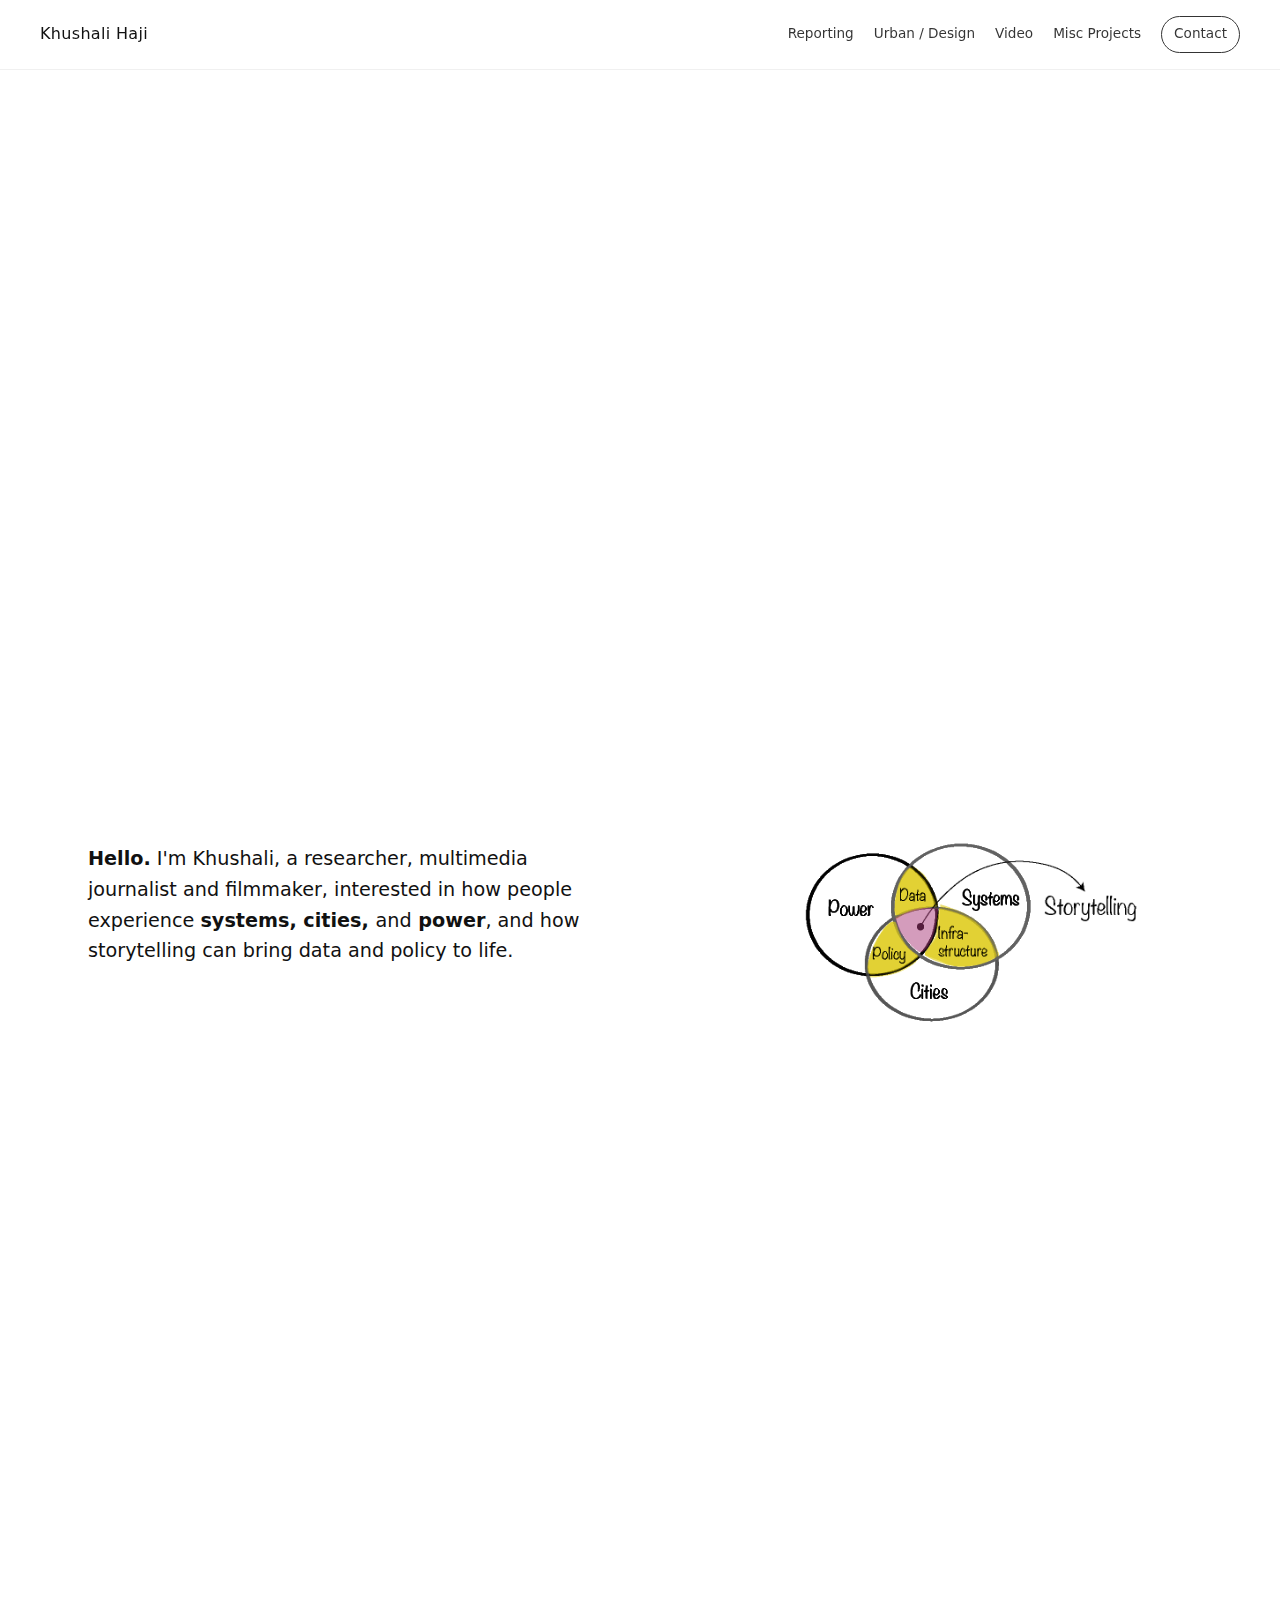
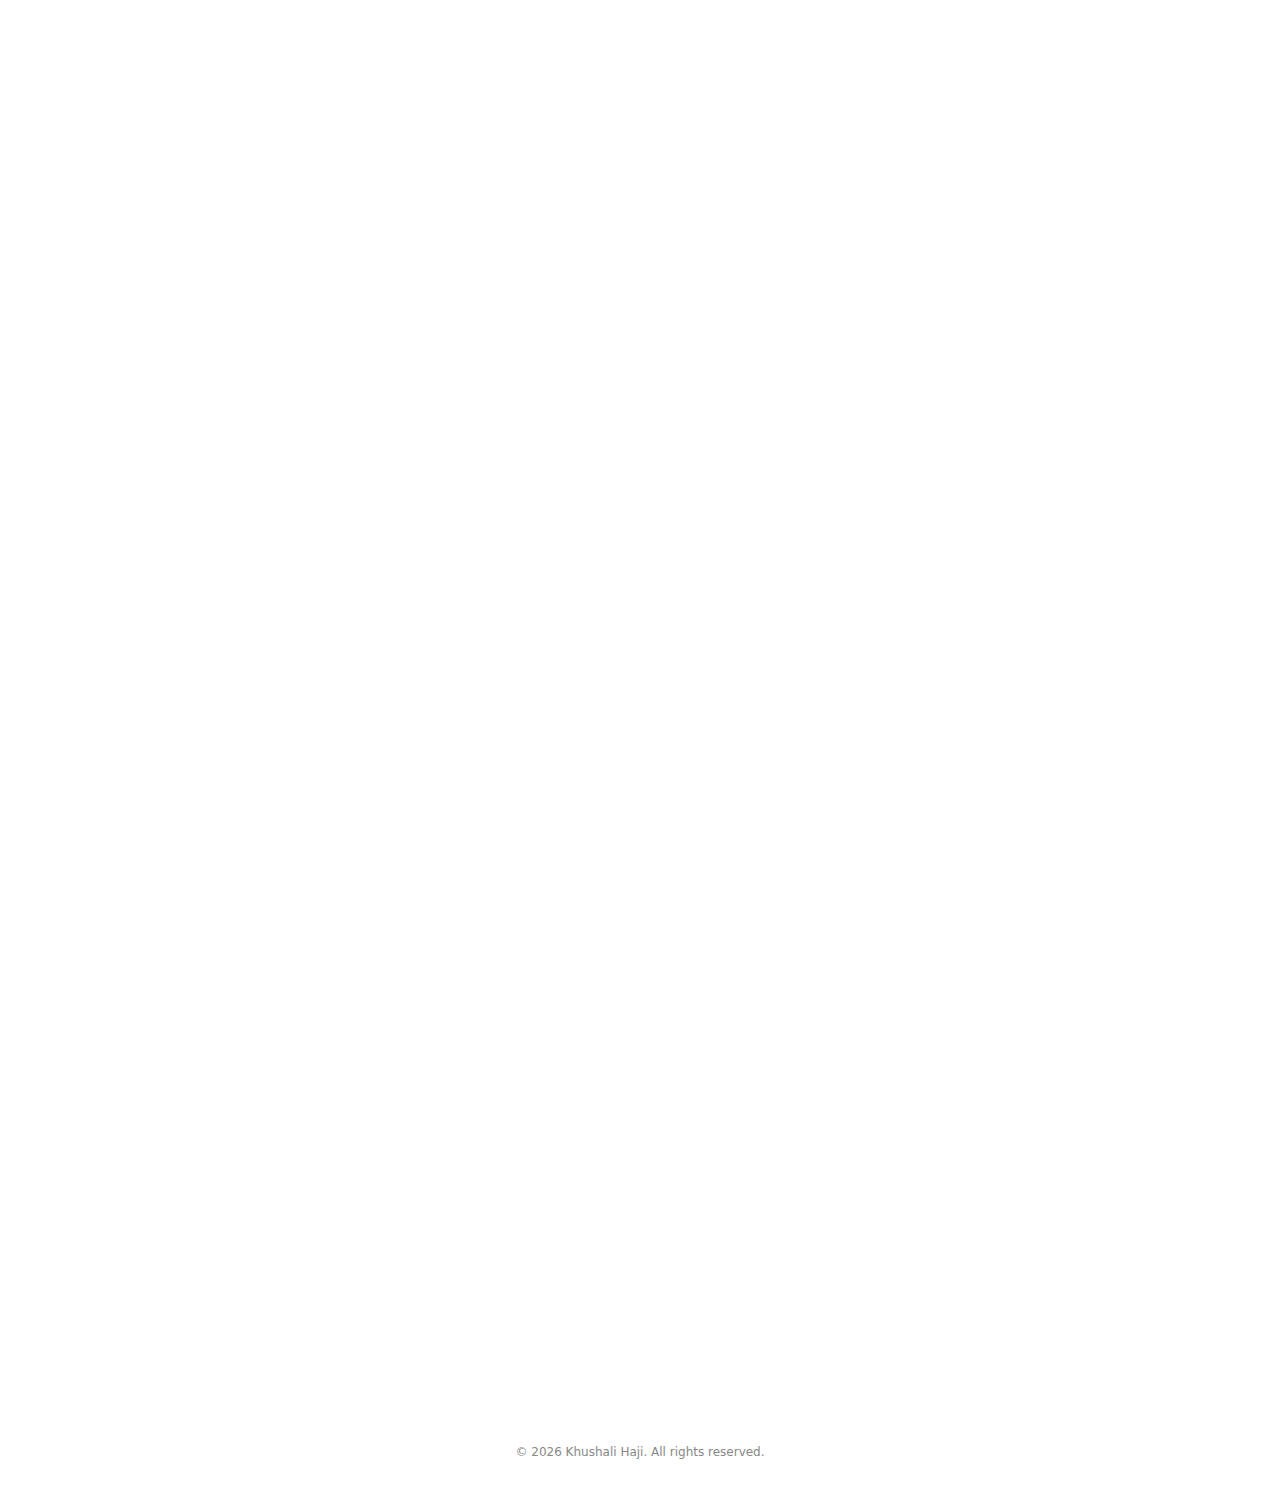
<file: index.html>
<!DOCTYPE html>
<html lang="en">
<head>
  <meta charset="UTF-8">
  <title>Khushali Haji</title>
  <meta name="viewport" content="width=device-width, initial-scale=1">

  <style>

/* HEADER */
.site-header {
  position: sticky;
  top: 0;
  z-index: 100;
  background: rgba(255, 255, 255, 0.92);
  backdrop-filter: blur(6px);
  border-bottom: 1px solid rgba(0,0,0,0.06);
}

.header-inner {
  max-width: 1200px;
  margin: 0 auto;
  padding: 1rem 1.25rem;
  display: flex;
  align-items: center;
  justify-content: space-between;
}

.site-title a {
  font-size: 1rem;
  font-weight: 500;
  letter-spacing: 0.02em;
  text-decoration: none;
  color: #111;
}

.site-nav {
  display: flex;
  align-items: center;
  gap: 1.25rem;
}

.site-nav a {
  font-size: 0.85rem;
  text-decoration: none;
  color: #111;
  opacity: 0.85;
}

.site-nav a:hover {
  opacity: 1;
}

.contact-btn {
  padding: 0.4rem 0.75rem;
  border: 1px solid #111;
  border-radius: 999px;
  font-size: 0.8rem;
}

@media (max-width: 900px) {
  .site-nav {
    gap: 1rem;
  }
}

@media (max-width: 640px) {
  .header-inner {
    flex-direction: column;
    align-items: flex-start;
    gap: 0.75rem;
  }

  .site-nav {
    flex-wrap: wrap;
    gap: 0.75rem;
  }
}
    
body {
  margin: 0;
  font-family: system-ui, -apple-system, BlinkMacSystemFont, sans-serif;
  line-height: 1.6;
  color: #111;
  background: #fff;
}

/* HERO IMAGE */
.hero {
  position: relative;
  max-width: 1100px;
  height: 70vh;
  margin: 3rem auto 0;
  padding: 0 1.25rem;
  overflow: hidden;
}

.hero-bg {
  position: absolute;
  inset: 0;
  background-size: cover;
  background-position: center;
  background-repeat: no-repeat;
  transform: scale(0.98);
  transition: opacity 1.2s ease-in-out, transform 0.1s linear;
  will-change: opacity, transform;
  opacity: 0;
}

.hero-bg.active {
  opacity: 1;
}

/* SCROLL SECTIONS */
.scroll-section {
  min-height: auto;
  display: flex;
  align-items: center;
  justify-content: center;
  padding: 3rem 1.25rem;
  position: relative;
  opacity: 0;
  transform: translateY(30px);
  transition: opacity 0.8s ease-out, transform 0.8s ease-out;
}

.scroll-section.visible {
  opacity: 1;
  transform: translateY(0);
}

.section-content {
  max-width: 1200px;
  width: 100%;
  display: grid;
  grid-template-columns: 1fr 1fr;
  gap: 4rem;
  align-items: center;
}

.section-text {
  font-size: 1.2rem;
  max-width: 620px;
  padding-left: 3rem;
}

.section-animation {
  position: relative;
  display: flex;
  justify-content: center;
  align-items: center;
  overflow: visible;
}

/* DESKTOP: Push graphics down diagonally */
#section-1,
#section-2,
#section-3,
#section-4,
#section-5 {
  padding-top: 1rem;
  padding-bottom: 2rem;
}

#section-1 .section-content,
#section-2 .section-content,
#section-3 .section-content,
#section-4 .section-content,
#section-5 .section-content {
  align-items: flex-start;
}

#section-1 .section-animation,
#section-2 .section-animation,
#section-3 .section-animation,
#section-4 .section-animation,
#section-5 .section-animation {
  margin-top: 2rem;
}

/* Venn icon - shift more to the right */
#section-1 .section-animation {
  margin-left: 2rem;
}

/* Grid icon - smaller size */
#section-2 .animation-layers {
  max-width: 280px;
}

#section-6 {
  padding-top: 0.5rem;
}

/* Layered PNG Animation - Smaller icons */
.animation-layers {
  position: relative;
  width: 100%;
  max-width: 350px; /* Smaller size */
  height: auto;
  aspect-ratio: 794 / 574;
}

.animation-layer {
  position: absolute;
  top: 0;
  left: 0;
  width: 100%;
  height: 100%;
  opacity: 0;
  transition: opacity 1.2s ease-out;
}

.animation-layer img {
  width: 100%;
  height: 100%;
  display: block;
  object-fit: contain;
  pointer-events: none;
  user-select: none;
  -webkit-user-drag: none;
}

/* VENN ICON - Layers replace each other */
#section-1.visible .animation-layer:nth-child(1) {
  opacity: 1;
  transition-delay: 0.3s;
}

#section-1.visible .animation-layer:nth-child(2) {
  opacity: 1;
  transition-delay: 0.8s;
}

/* Hide layer 1 when layer 2 starts */
#section-1.visible .animation-layer:nth-child(1) {
  transition: opacity 0s 0.8s; /* Instant hide when layer 2 appears */
}

#section-1.visible .animation-layer:nth-child(3) {
  opacity: 1;
  transition-delay: 1.5s;
}

/* Hide layer 2 when layer 3 starts */
#section-1.visible .animation-layer:nth-child(2) {
  transition: opacity 0s 1.5s;
}

/* GRID ICON - Layer 2 replaces layer 1 */
#section-2.visible .animation-layer:nth-child(1) {
  opacity: 1;
  transition-delay: 0.3s;
  transition: opacity 0s 0.8s; /* Hide when layer 2 appears */
}

#section-2.visible .animation-layer:nth-child(2) {
  opacity: 1;
  transition-delay: 0.8s;
}

/* VIDEO ICON - Layer 2 replaces layer 1 */
#section-3.visible .animation-layer:nth-child(1) {
  opacity: 1;
  transition-delay: 0.3s;
  transition: opacity 0s 1.5s; /* Hide when layer 2 appears */
}

#section-3.visible .animation-layer:nth-child(2) {
  opacity: 1;
  transition-delay: 1.5s;
}

/* GLOBE ICON - Layer 2 replaces layer 1 (no layer 3) */
#section-4.visible .animation-layer:nth-child(1) {
  opacity: 1;
  transition-delay: 0.3s;
  transition: opacity 0s 1.5s;
}

#section-4.visible .animation-layer:nth-child(2) {
  opacity: 1;
  transition-delay: 1.5s;
}

/* CITY ICON - Layer 2 stacks on top of layer 1 (both visible) */
#section-5 .animation-layer:nth-child(2) {
  transform: scale(0.8);
  transition: opacity 1.2s ease-out, transform 1.2s ease-out;
}

#section-5.visible .animation-layer:nth-child(1) {
  opacity: 1;
  transition-delay: 0.3s;
}

#section-5.visible .animation-layer:nth-child(2) {
  opacity: 1;
  transform: scale(1);
  transition-delay: 1.5s;
}

main {
  max-width: 960px;
  margin-left: auto;
  margin-right: auto;
  padding: 3rem 1.25rem;
}

@media (min-width: 640px) {
  main {
    padding-left: 3rem;
    padding-right: 3rem;
  }
}

@media (min-width: 1024px) {
  main {
    padding-left: 6rem;
    padding-right: 6rem;
  }
}

@media (min-width: 1280px) {
  main {
    padding-left: 8rem;
    padding-right: 8rem;
  }
}

.intro {
  font-size: 1.2rem;
  max-width: 620px;
  margin-bottom: 2rem;
}

.top {
  font-size: 1.2rem;
  max-width: 620px;
}

/* TABLET VIEW (between 768px and 1024px) */
@media (max-width: 1024px) and (min-width: 769px) {
  .section-text {
    padding-left: 3rem;
  }
  
  #section-1,
  #section-2,
  #section-3,
  #section-4,
  #section-5 {
    padding-bottom: 0.5rem;
  }
  
  #section-1 .section-content,
  #section-2 .section-content,
  #section-3 .section-content,
  #section-4 .section-content,
  #section-5 .section-content {
    display: flex;
    flex-direction: column;
    align-items: flex-start;
    gap: 1.5rem;
  }
  
  #section-1 .section-text,
  #section-2 .section-text,
  #section-3 .section-text,
  #section-4 .section-text,
  #section-5 .section-text {
    font-size: 1.1rem;
    width: 100%;
  }
  
  #section-1 .section-animation,
  #section-2 .section-animation,
  #section-3 .section-animation,
  #section-4 .section-animation,
  #section-5 .section-animation {
    width: 50%;
    align-self: flex-end;
    margin-top: 0;
  }
  
  .animation-layers {
    max-width: 100%;
  }
  
  .section-content {
    grid-template-columns: 1fr;
  }
}

/* MOBILE VIEW (768px and below) */
@media (max-width: 768px) {
  .hero {
    height: 50vh;
    margin: 2rem auto 0;
    padding: 0 1rem;
    border-radius: 2px;
  }

  .section-text {
    padding-left: 2rem;
    padding-right: 2rem;
  }

  #section-1,
  #section-2,
  #section-3,
  #section-4,
  #section-5 {
    padding-bottom: 0.5rem;
  }
  
  #section-1 .section-content,
  #section-2 .section-content,
  #section-3 .section-content,
  #section-4 .section-content,
  #section-5 .section-content {
    display: flex;
    flex-direction: column;
    align-items: center;
    gap: 1.5rem;
  }

  .intro,
  .section-text {
    font-size: 1rem;
  }
  
  .scroll-section {
    padding: 2rem 1.25rem;
  }
  
  #section-1 .section-text,
  #section-2 .section-text,
  #section-3 .section-text,
  #section-4 .section-text,
  #section-5 .section-text {
    width: 100%;
    padding-left: 2rem;
    padding-right: 2rem;
  }
  
  #section-1 .section-animation,
  #section-2 .section-animation,
  #section-3 .section-animation,
  #section-4 .section-animation,
  #section-5 .section-animation {
    width: 100%;
    margin-top: 0;
  }
  
  .animation-layers {
    max-width: 280px;
  }
  
  .section-content {
    grid-template-columns: 1fr;
  }
}

.site-footer {
  font-size: 0.75rem;
  color: #888;
  padding: 2rem 1.25rem;
  text-align: center;
  margin-top: 3rem;
}

@media (min-width: 640px) {
  .site-footer {
    padding: 2.5rem 3rem;
  }
}

@media (min-width: 1024px) {
  .site-footer {
    padding: 3rem 6rem;
  }
}

  </style>
</head>

<body>

<header class="site-header">
  <div class="header-inner">
    <div class="site-title">
      <a href="https://khushali-haji.github.io/khushalihaji/">Khushali Haji</a>
    </div>

    <nav class="site-nav">
      <a href="reporting.html">Reporting</a>
      <a href="https://khushalimhaji.wordpress.com/urban-design/">Urban / Design</a>
      <a href="https://khushalimhaji.wordpress.com/videos/">Video</a>
      <a href="https://khushalimhaji.wordpress.com/misc-projects/">Misc Projects</a>
      <a href="mailto:khushali.haji@gmail.com" class="contact-btn">Contact</a>
    </nav>
  </div>
</header>

<!-- HERO -->
<section class="hero">
  <div class="hero-bg hero-a"></div>
  <div class="hero-bg hero-b"></div>
</section>

<!-- FIRST SCROLL SECTION - Venn Diagram Animation -->
<section class="scroll-section" id="section-1">
  <div class="section-content">
    <div class="section-text">
      <p class="top">
        <br>
        <br>
        <strong>Hello.</strong> I'm Khushali, a researcher, multimedia journalist and filmmaker, interested in how people experience <strong>systems, cities, </strong>and<strong> power</strong>, and how storytelling can bring data and policy to life.
      </p>
    </div>
    <div class="section-animation">
      <div class="animation-layers">
        <div class="animation-layer">
          <img src="icons/venn_1.png" alt="Venn diagram layer 1">
        </div>
        <div class="animation-layer">
          <img src="icons/venn_2.png" alt="Venn diagram layer 2">
        </div>
        <div class="animation-layer">
          <img src="icons/venn_3.png" alt="Venn diagram layer 3">
        </div>
      </div>
    </div>
  </div>
</section>

<!-- SECOND SCROLL SECTION - Grid Animation -->
<section class="scroll-section" id="section-2">
  <div class="section-content">
    <div class="section-text">
      <p class="top">
        I trained as an urban designer at CEPT University in India, learning how cities are planned on paper through land-use, zoning, and infrastructure. But what stayed with me were the things that didn't quite fit on those pages: the messiness of everyday life, the politics operating at different scales, and the emotions, negotiations, and aspirations of the people who actually live within those lines. I kept asking: <em>Who is the city really for? Who gets left out? And how do people navigate systems that weren't built with them in mind?</em>
      </p>
    </div>
    <div class="section-animation">
      <div class="animation-layers">
        <div class="animation-layer">
          <img src="icons/grid_1.png" alt="Grid layer 1">
        </div>
        <div class="animation-layer">
          <img src="icons/grid_2.png" alt="Grid layer 2">
        </div>
      </div>
    </div>
  </div>
</section>

<!-- THIRD SCROLL SECTION - Video Animation -->
<section class="scroll-section" id="section-3">
  <div class="section-content">
    <div class="section-text">
      <p class="top">
        Looking for ways to explore those questions, I turned to local theater, research essays, and character-driven fiction. Storytelling became a way to research – to listen closely, sit with contradiction, and bring lived experience into abstract or technical conversations. I later studied <strong>International Reporting</strong> and <strong>Documentary Filmmaking</strong> at the Newmark Graduate School of Journalism (CUNY), where I learned to follow stories in the space between policy, data, and lived reality, and use different media to tell them.
      </p>
    </div>
    <div class="section-animation">
      <div class="animation-layers">
        <div class="animation-layer">
          <img src="icons/video_1.png" alt="Video layer 1">
        </div>
        <div class="animation-layer">
          <img src="icons/video_2.png" alt="Video layer 2">
        </div>
      </div>
    </div>
  </div>
</section>

<!-- FOURTH SCROLL SECTION - Globe Animation (2 layers only) -->
<section class="scroll-section" id="section-4">
  <div class="section-content">
    <div class="section-text">
      <p class="top">
        Since then, my work has moved across formats and geographies, from investigative reporting on carbon credit markets in Liberia, to coverage of asylum policy and public health in the U.S., to community engagement and research for a crowd-management project in Varanasi. I've reported on issues ranging from domestic violence to interfaith community-building, and made short films about connection, ambition, and belonging. My reporting has been recognized by the <strong>Silurians Press Club</strong>, and my short documentary received a <strong>Special Jury Mention</strong> at the <strong>2025 Woodstock Film Festival</strong>.
      </p>
    </div>
    <div class="section-animation">
      <div class="animation-layers">
        <div class="animation-layer">
          <img src="icons/globe_1.png" alt="Globe layer 1">
        </div>
        <div class="animation-layer">
          <img src="icons/globe_2.png" alt="Globe layer 2">
        </div>
      </div>
    </div>
  </div>
</section>

<!-- FIFTH SCROLL SECTION - City Animation (layers stack) -->
<section class="scroll-section" id="section-5">
  <div class="section-content">
    <div class="section-text">
      <p class="top">
        Now based in <strong>New York</strong>, I work across journalism, video, and research-driven storytelling, always drawn to projects where <strong>systems meet lived experience</strong>. I'm especially interested in roles that sit between <strong>urban planning</strong>, <strong>public policy</strong>, and <strong>content or narrative strategy</strong>, work that involves research, creative engagement, and communicating complex ideas clearly and responsibly.
      </p>
    </div>
    <div class="section-animation">
      <div class="animation-layers">
        <div class="animation-layer">
          <img src="icons/city_1.png" alt="City layer 1">
        </div>
        <div class="animation-layer">
          <img src="icons/city_2.png" alt="City layer 2">
        </div>
      </div>
    </div>
  </div>
</section>

<!-- SIXTH SCROLL SECTION - No Animation -->
<section class="scroll-section" id="section-6">
  <div class="section-content">
    <div class="section-text">
      <p class="intro">
        You can explore my journalism under <strong>Reporting</strong>, urban and graphic design work under <strong>Urban / Design</strong>, video projects under <strong>Videos</strong>, and essays and long-form writing under <strong>Writing</strong>.
      </p>
    </div>
    <div class="section-animation">
      <!-- No animation for final section -->
    </div>
  </div>
</section>

<script>
  // Hero image carousel
  const images = [
    "images/hero-01.jpg",
    "images/hero-02.jpg",
    "images/hero-08.png",
    "images/hero-04.jpg",
    "images/hero-05.jpg",
    "images/hero-06.jpg",
    "images/hero-09.png",
  ];

  const heroA = document.querySelector(".hero-a");
  const heroB = document.querySelector(".hero-b");

  let current = 0;
  let showingA = true;

  heroA.style.backgroundImage = `url(${images[0]})`;
  heroA.classList.add("active");

  setInterval(() => {
    const next = (current + 1) % images.length;
    const incoming = showingA ? heroB : heroA;
    const outgoing = showingA ? heroA : heroB;

    incoming.style.backgroundImage = `url(${images[next]})`;
    incoming.classList.add("active");
    outgoing.classList.remove("active");

    current = next;
    showingA = !showingA;
  }, 4500);

  window.addEventListener("scroll", () => {
    const scale = 0.98 + window.scrollY / 4000;
    heroA.style.transform = `scale(${scale})`;
    heroB.style.transform = `scale(${scale})`;
  });

  // Scroll-triggered animations
  const observerOptions = {
    root: null,
    rootMargin: '0px',
    threshold: 0.3
  };

  const observer = new IntersectionObserver((entries) => {
    entries.forEach(entry => {
      if (entry.isIntersecting) {
        entry.target.classList.add('visible');
      }
    });
  }, observerOptions);

  document.querySelectorAll('.scroll-section').forEach(section => {
    observer.observe(section);
  });
</script>

<footer class="site-footer">
  © 2026 Khushali Haji. All rights reserved.
</footer>

</body>
</html>
</file>
